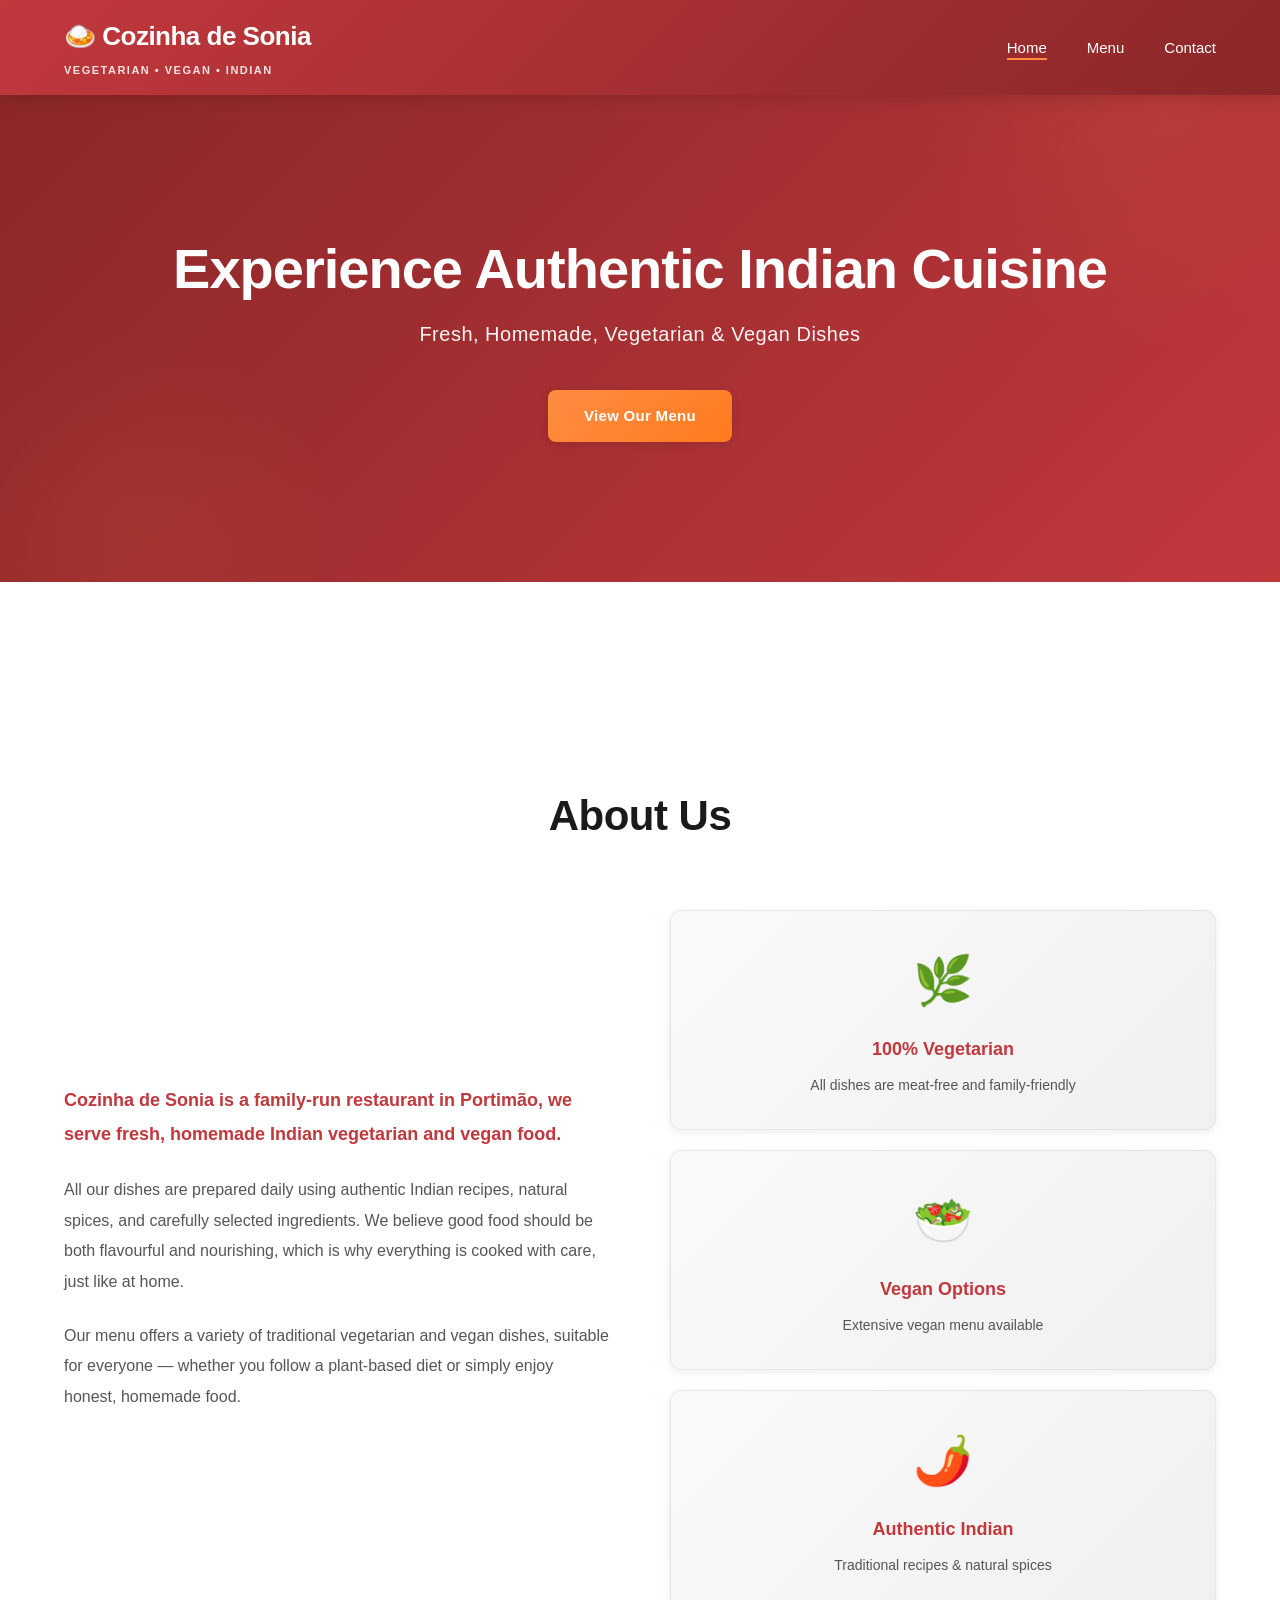
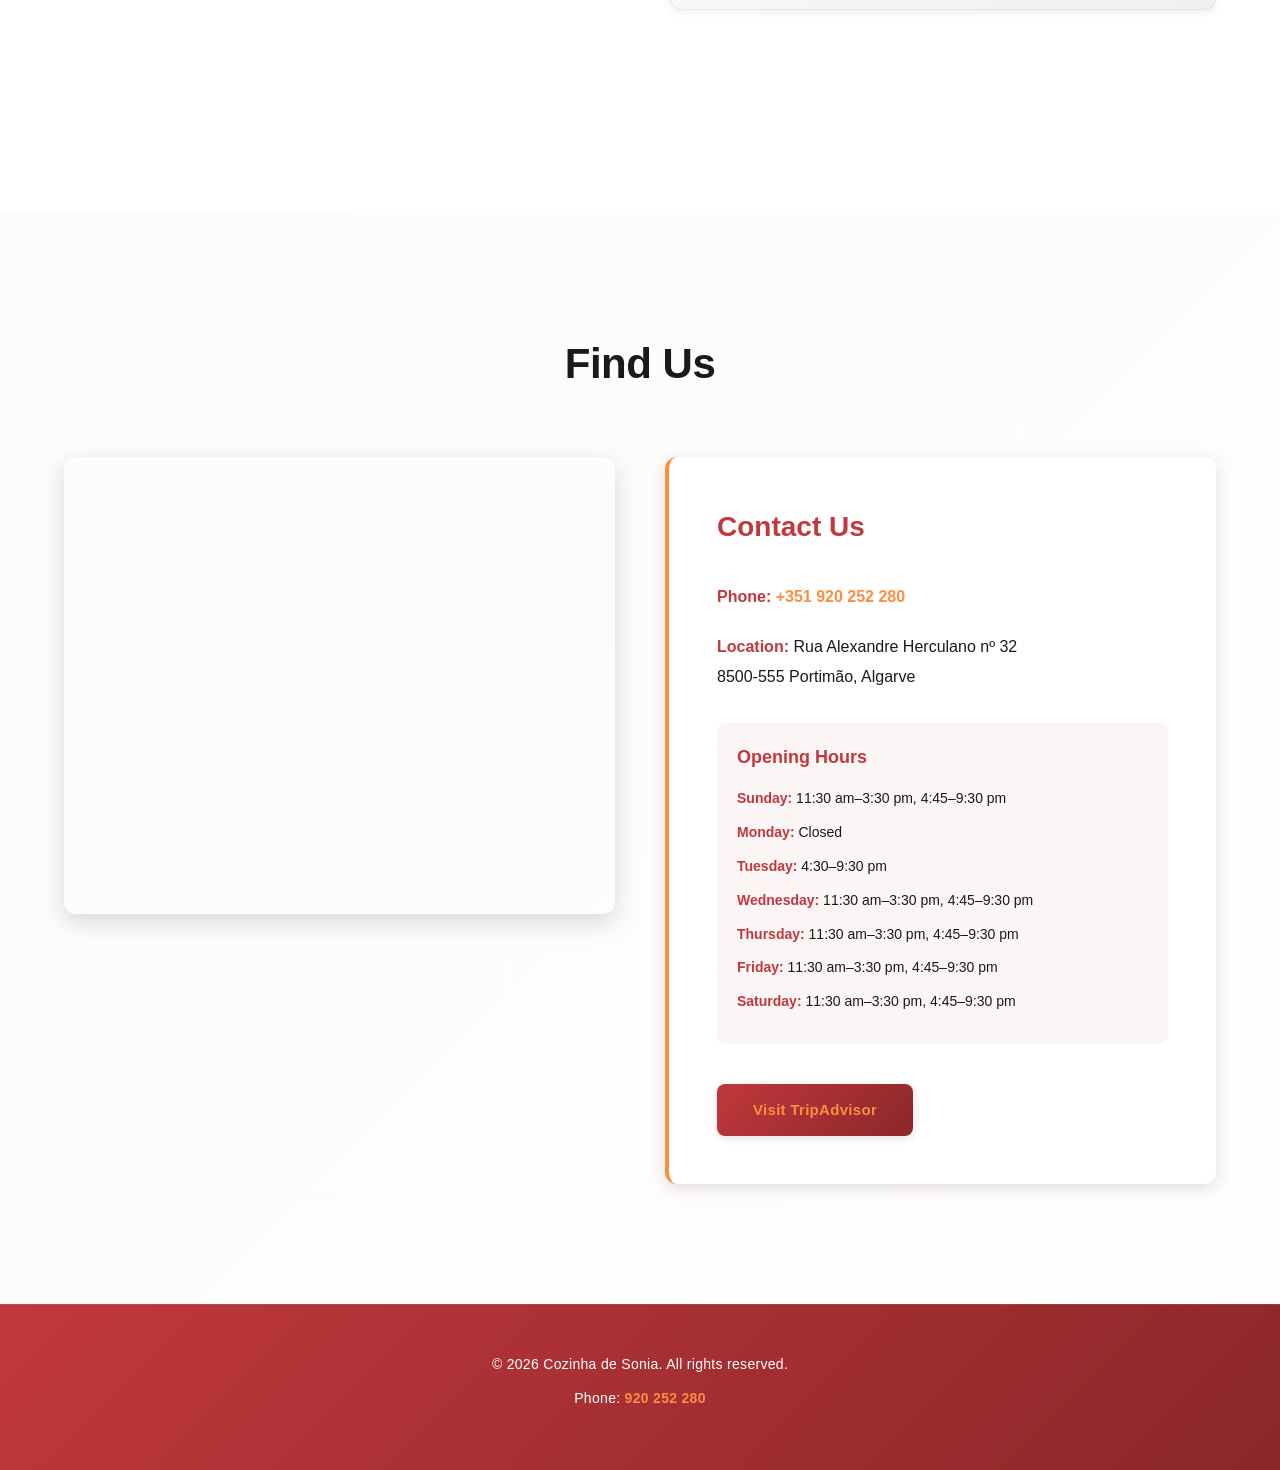
<file: index.html>
<!DOCTYPE html>
<html lang="en">
<head>
    <meta charset="UTF-8">
    <meta name="viewport" content="width=device-width, initial-scale=1.0">
    <title>Cozinha de Sonia - Vegetarian, Vegan & Indian Restaurant</title>
    <link rel="stylesheet" href="styles.css">
</head>
<body>
    <!-- Navigation -->
    <nav class="navbar">
        <div class="container">
            <div class="navbar-brand">
                <h1>🍛 Cozinha de Sonia</h1>
                <p class="tagline">Vegetarian • Vegan • Indian</p>
            </div>
            <ul class="nav-links">
                <li><a href="index.html" class="active">Home</a></li>
                <li><a href="menu.html">Menu</a></li>
                <li><a href="#contact">Contact</a></li>
            </ul>
        </div>
    </nav>

    <!-- Hero Section -->
    <section class="hero">
        <div class="hero-content">
            <h2>Experience Authentic Indian Cuisine</h2>
            <p>Fresh, Homemade, Vegetarian & Vegan Dishes</p>
            <a href="menu.html" class="btn btn-primary">View Our Menu</a>
        </div>
    </section>

    <!-- About Us Section -->
    <section class="about">
        <div class="container">
            <h2>About Us</h2>
            <div class="about-content">
                <div class="about-text">
                    <p>Cozinha de Sonia is a family-run restaurant in Portimão, we serve fresh, homemade Indian vegetarian and vegan food.</p>
                    
                    <p>All our dishes are prepared daily using authentic Indian recipes, natural spices, and carefully selected ingredients. We believe good food should be both flavourful and nourishing, which is why everything is cooked with care, just like at home.</p>
                    
                    <p>Our menu offers a variety of traditional vegetarian and vegan dishes, suitable for everyone — whether you follow a plant-based diet or simply enjoy honest, homemade food.</p>
                </div>
                <div class="about-features">
                    <div class="feature">
                        <span class="feature-icon">🌿</span>
                        <h3>100% Vegetarian</h3>
                        <p>All dishes are meat-free and family-friendly</p>
                    </div>
                    <div class="feature">
                        <span class="feature-icon">🥗</span>
                        <h3>Vegan Options</h3>
                        <p>Extensive vegan menu available</p>
                    </div>
                    <div class="feature">
                        <span class="feature-icon">🌶️</span>
                        <h3>Authentic Indian</h3>
                        <p>Traditional recipes & natural spices</p>
                    </div>
                </div>
            </div>
        </div>
    </section>

    <!-- Location Section -->
    <section class="location" id="location">
        <div class="container">
            <h2>Find Us</h2>
            <div class="location-content">
                <div class="map-container">
                    <iframe src="https://www.google.com/maps/embed?pb=!1m18!1m12!1m3!1d3114.5047840898!2d-8.529358!3d37.128!2m3!1f0!2f0!3f0!3m2!1i1024!2i768!4f13.1!3m3!1m2!1s0xd19cef5e5e5e5e5f%3A0x5e5e5e5e5e5e5e5e!2sRua%20Alexandre%20Herculano%2032%2C%208500-555%20Portim%C3%A3o!5e0!3m2!1spt!2spt!4v1707115200" width="100%" height="450" style="border:0; border-radius: 8px;" allowfullscreen="" loading="lazy" referrerpolicy="no-referrer-when-downgrade"></iframe>
                </div>
                <div class="contact-info" id="contact">
                    <h3>Contact Us</h3>
                    <p><strong>Phone:</strong> <a href="tel:+351920252280">+351 920 252 280</a></p>
                    <p><strong>Location:</strong> Rua Alexandre Herculano nº 32<br>8500-555 Portimão, Algarve</p>
                    <div class="hours">
                        <h4>Opening Hours</h4>
                        <p><strong>Sunday:</strong> 11:30 am–3:30 pm, 4:45–9:30 pm</p>
                        <p><strong>Monday:</strong> Closed</p>
                        <p><strong>Tuesday:</strong> 4:30–9:30 pm</p>
                        <p><strong>Wednesday:</strong> 11:30 am–3:30 pm, 4:45–9:30 pm</p>
                        <p><strong>Thursday:</strong> 11:30 am–3:30 pm, 4:45–9:30 pm</p>
                        <p><strong>Friday:</strong> 11:30 am–3:30 pm, 4:45–9:30 pm</p>
                        <p><strong>Saturday:</strong> 11:30 am–3:30 pm, 4:45–9:30 pm</p>
                    </div>
                    <div class="social-links">
                        <a href="https://www.tripadvisor.pt/Restaurant_Review-g189120-d19726152-Reviews-Cozinha_de_Sonia_Vegetarian_Vegan_Indian-Portimao_Faro_District_Algarve.html" target="_blank" class="btn btn-secondary">Visit TripAdvisor</a>
                    </div>
                </div>
            </div>
        </div>
    </section>

    <!-- Footer -->
    <footer class="footer">
        <div class="container">
            <p>&copy; 2026 Cozinha de Sonia. All rights reserved.</p>
            <p>Phone: <a href="tel:920252280">920 252 280</a></p>
        </div>
    </footer>
</body>
</html>
</file>
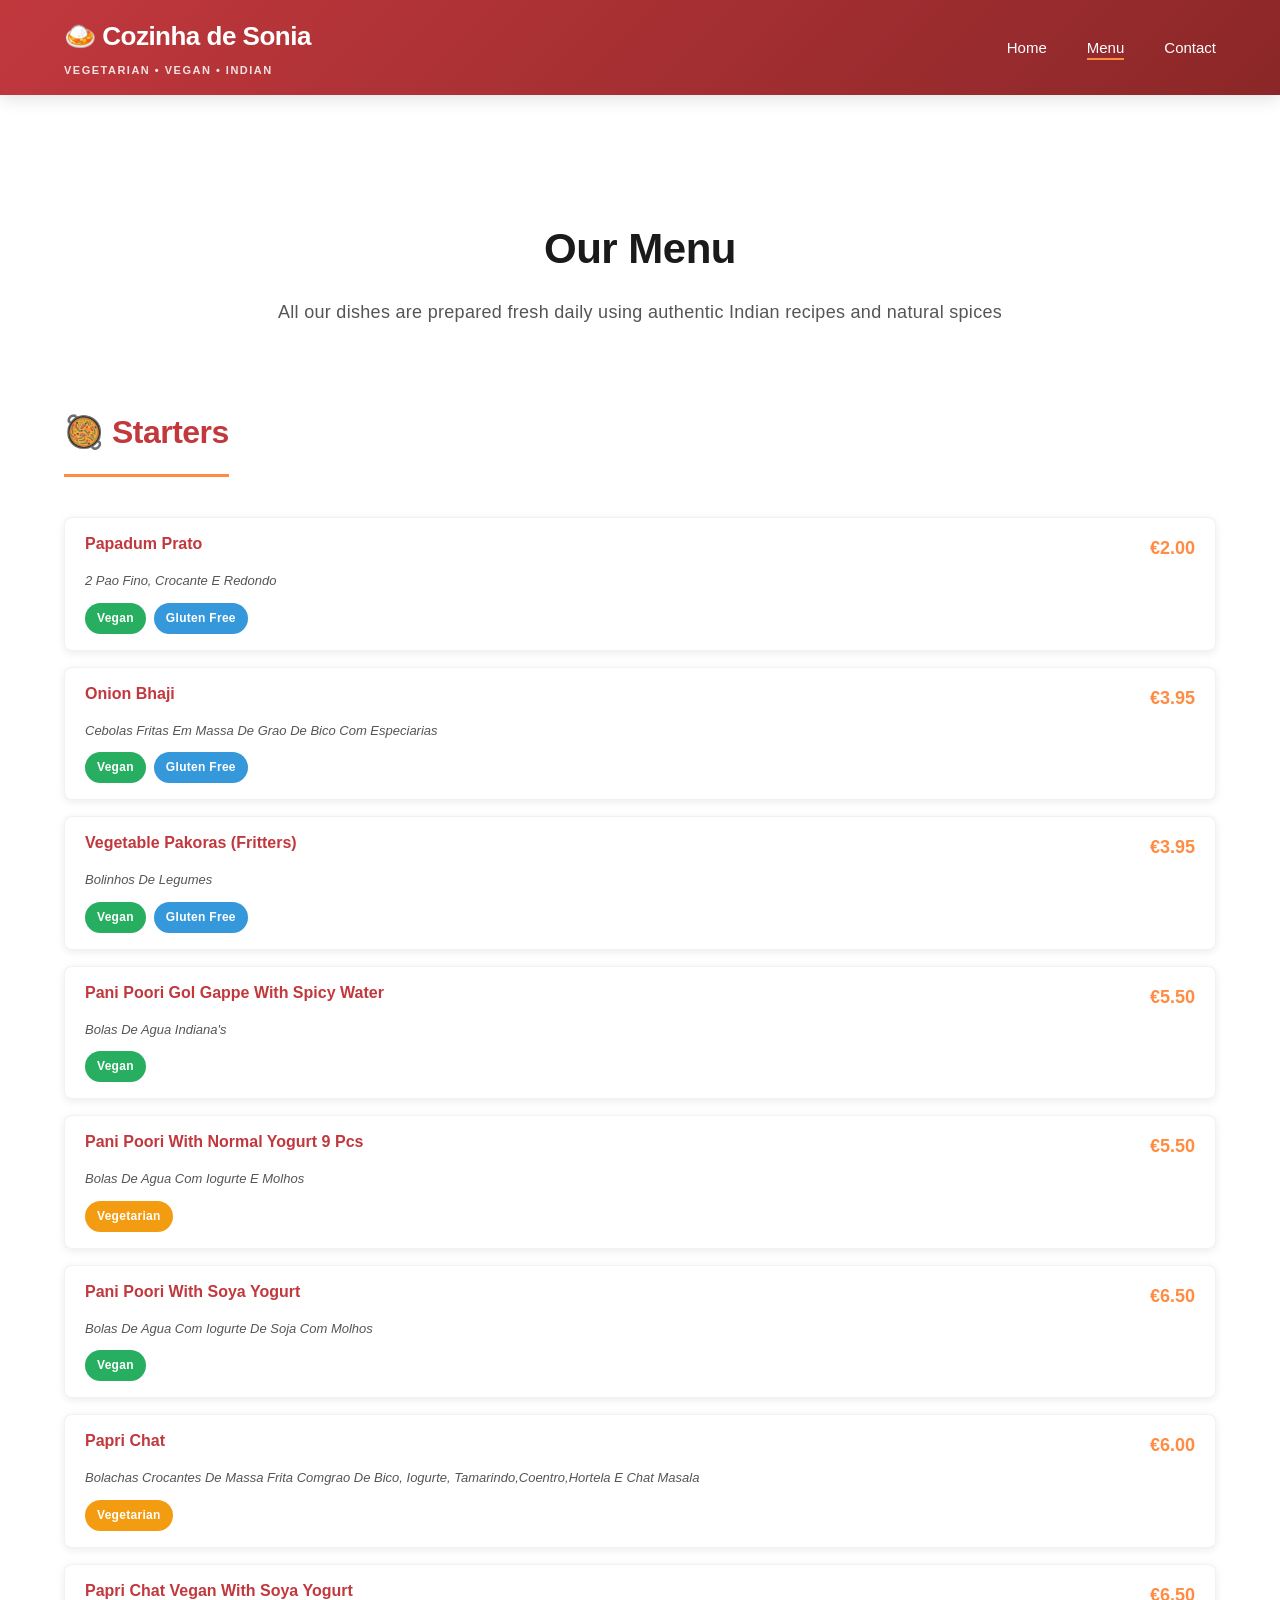
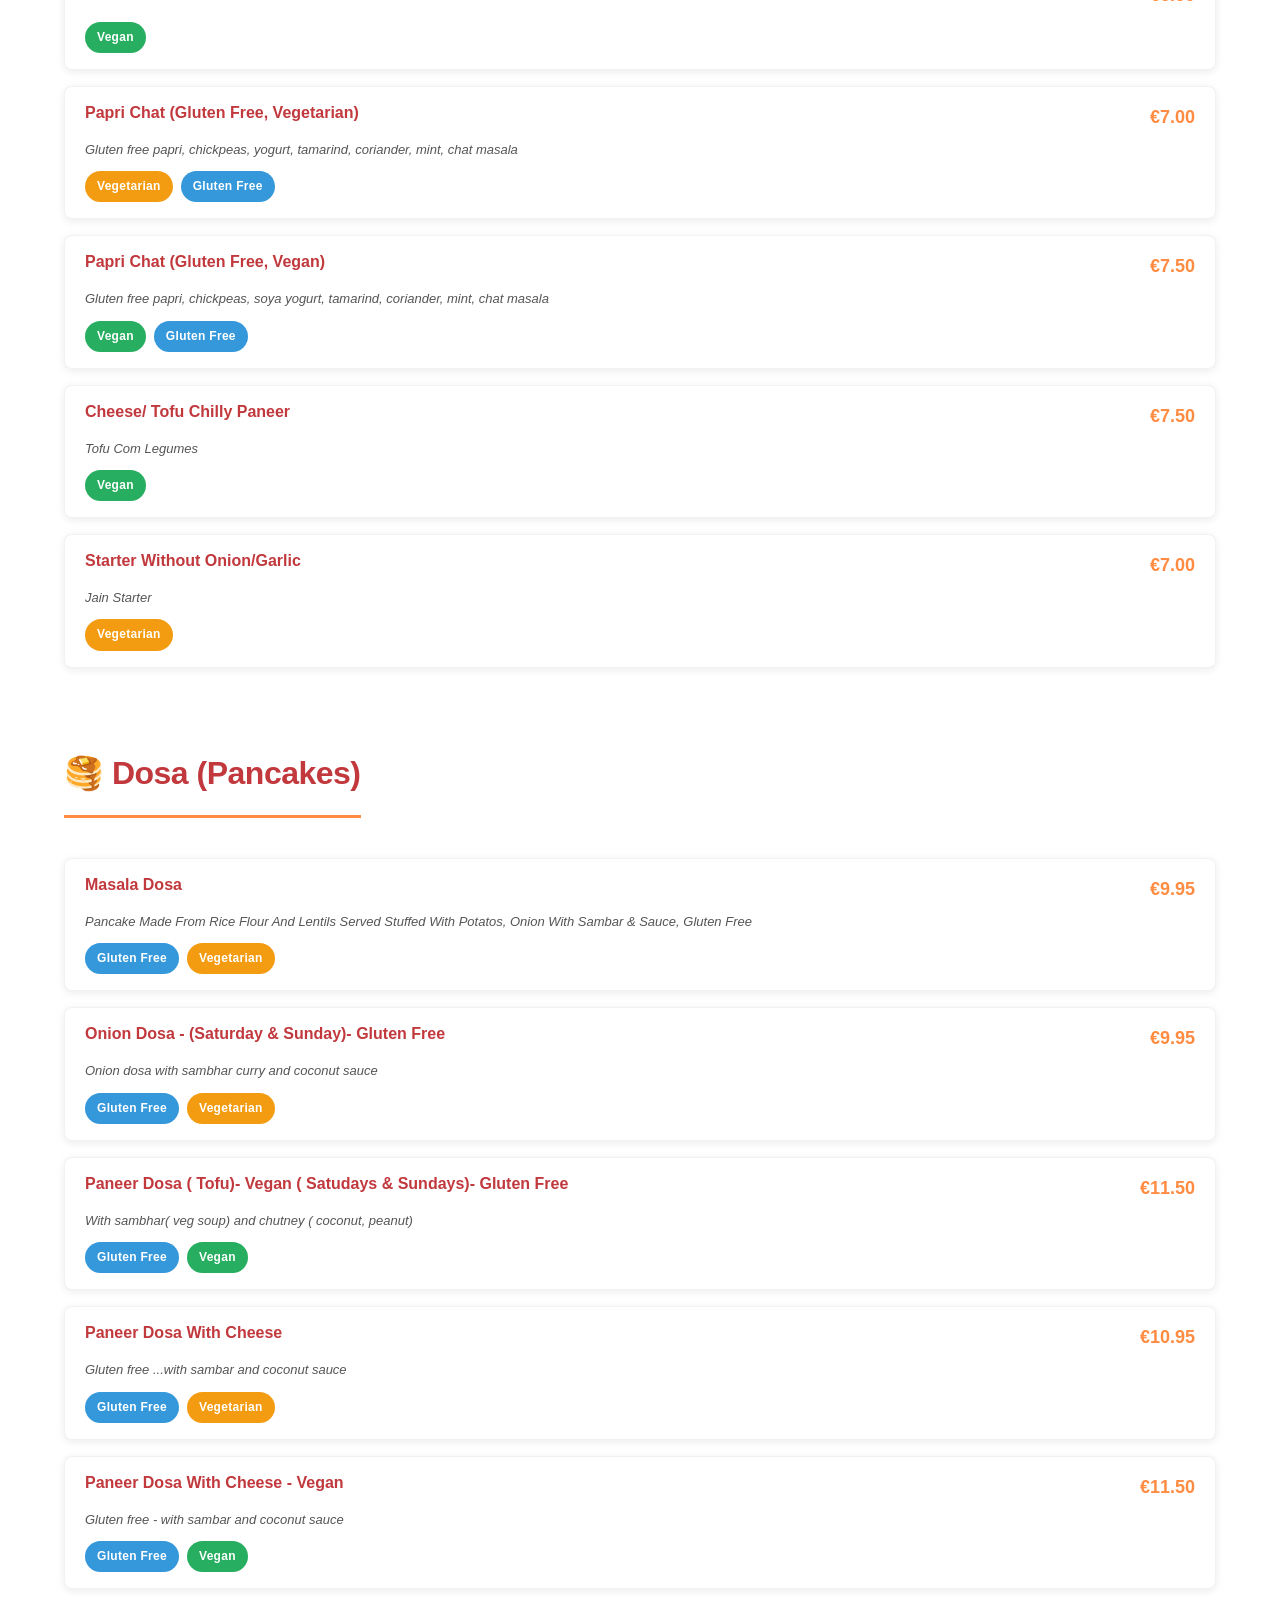
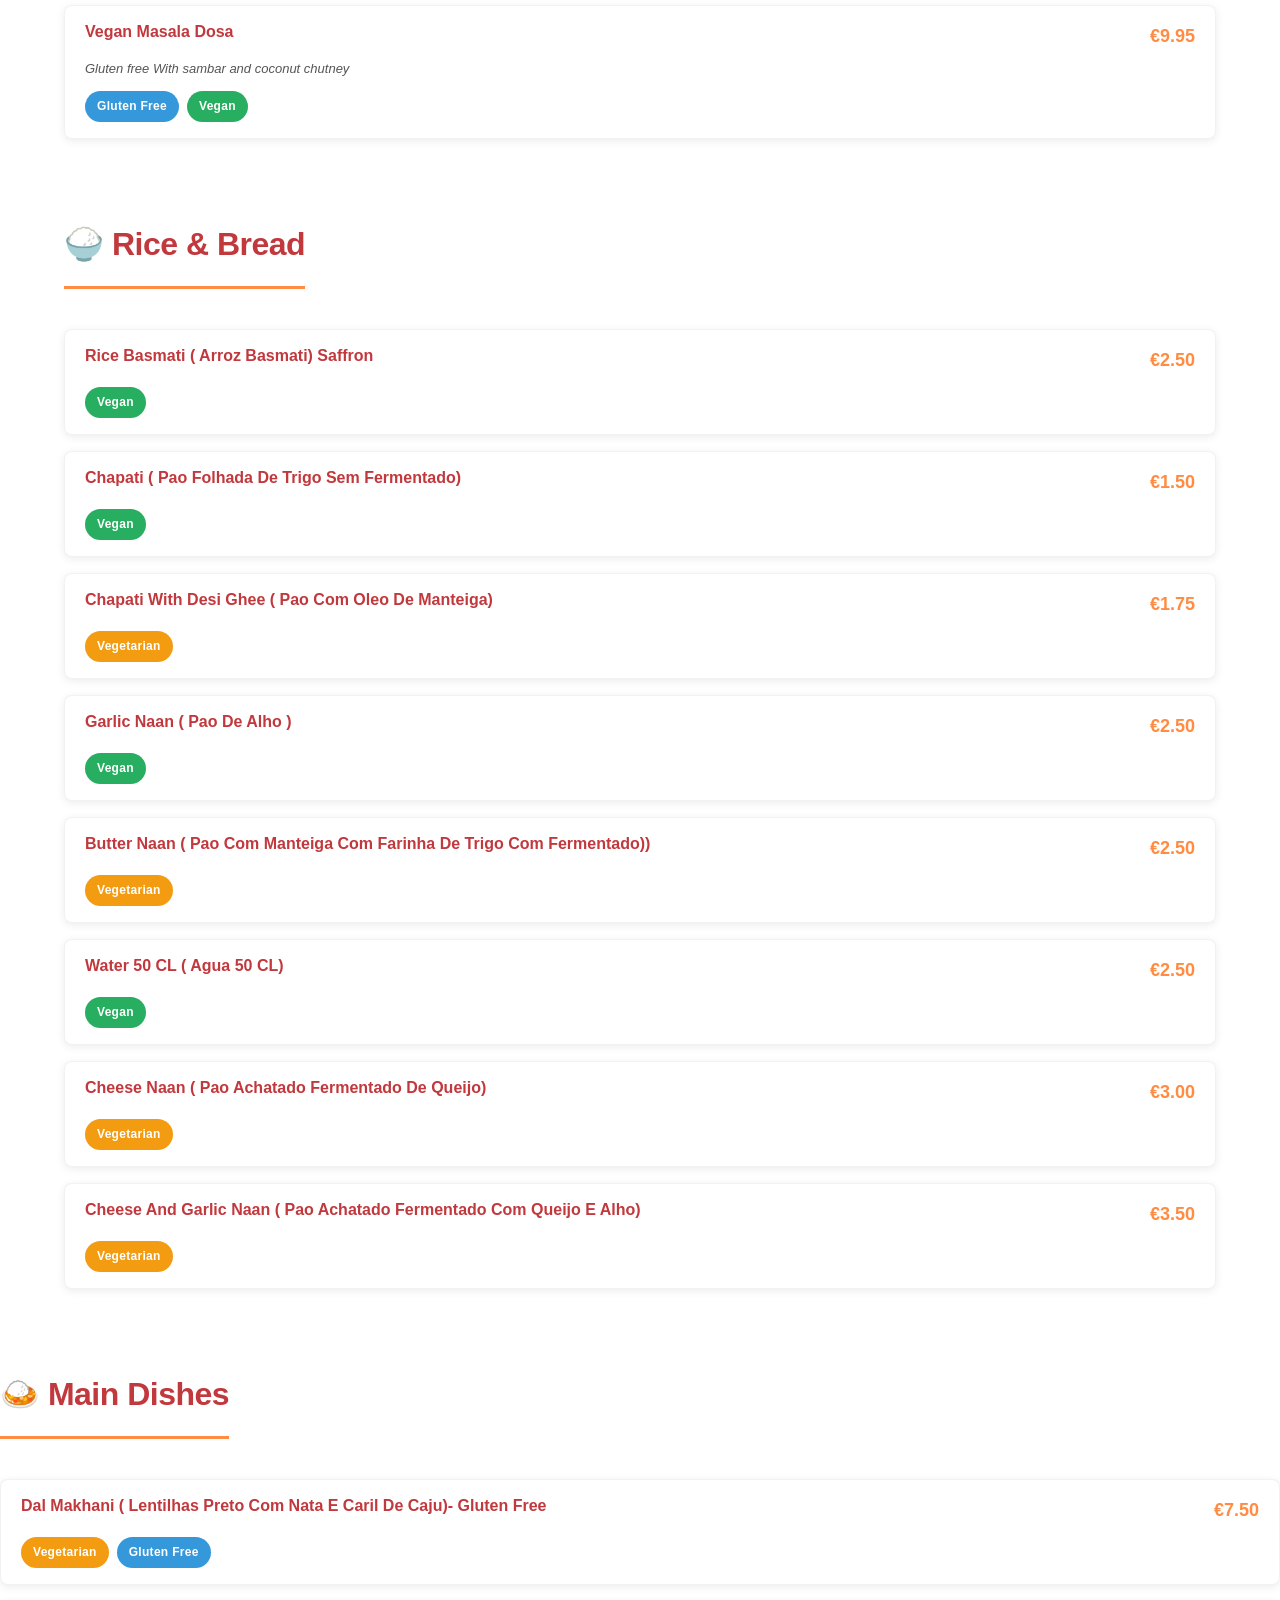
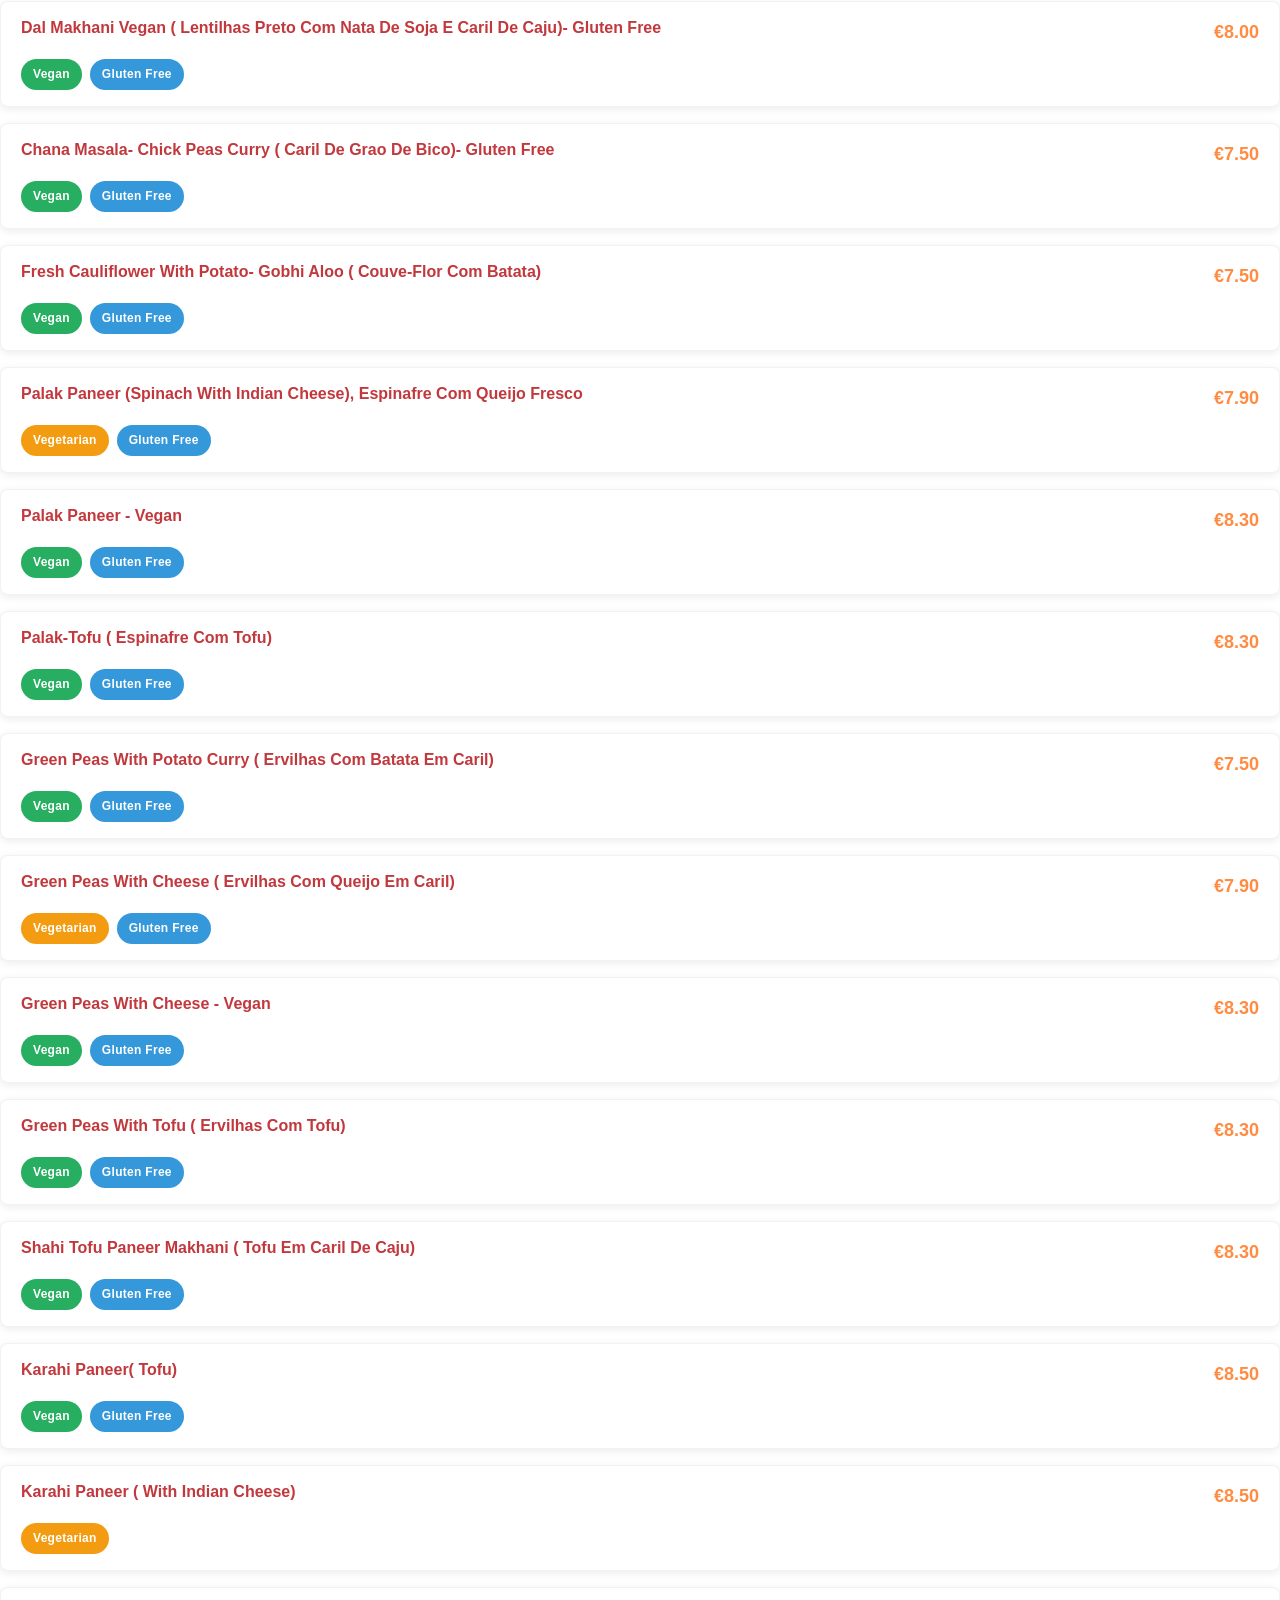
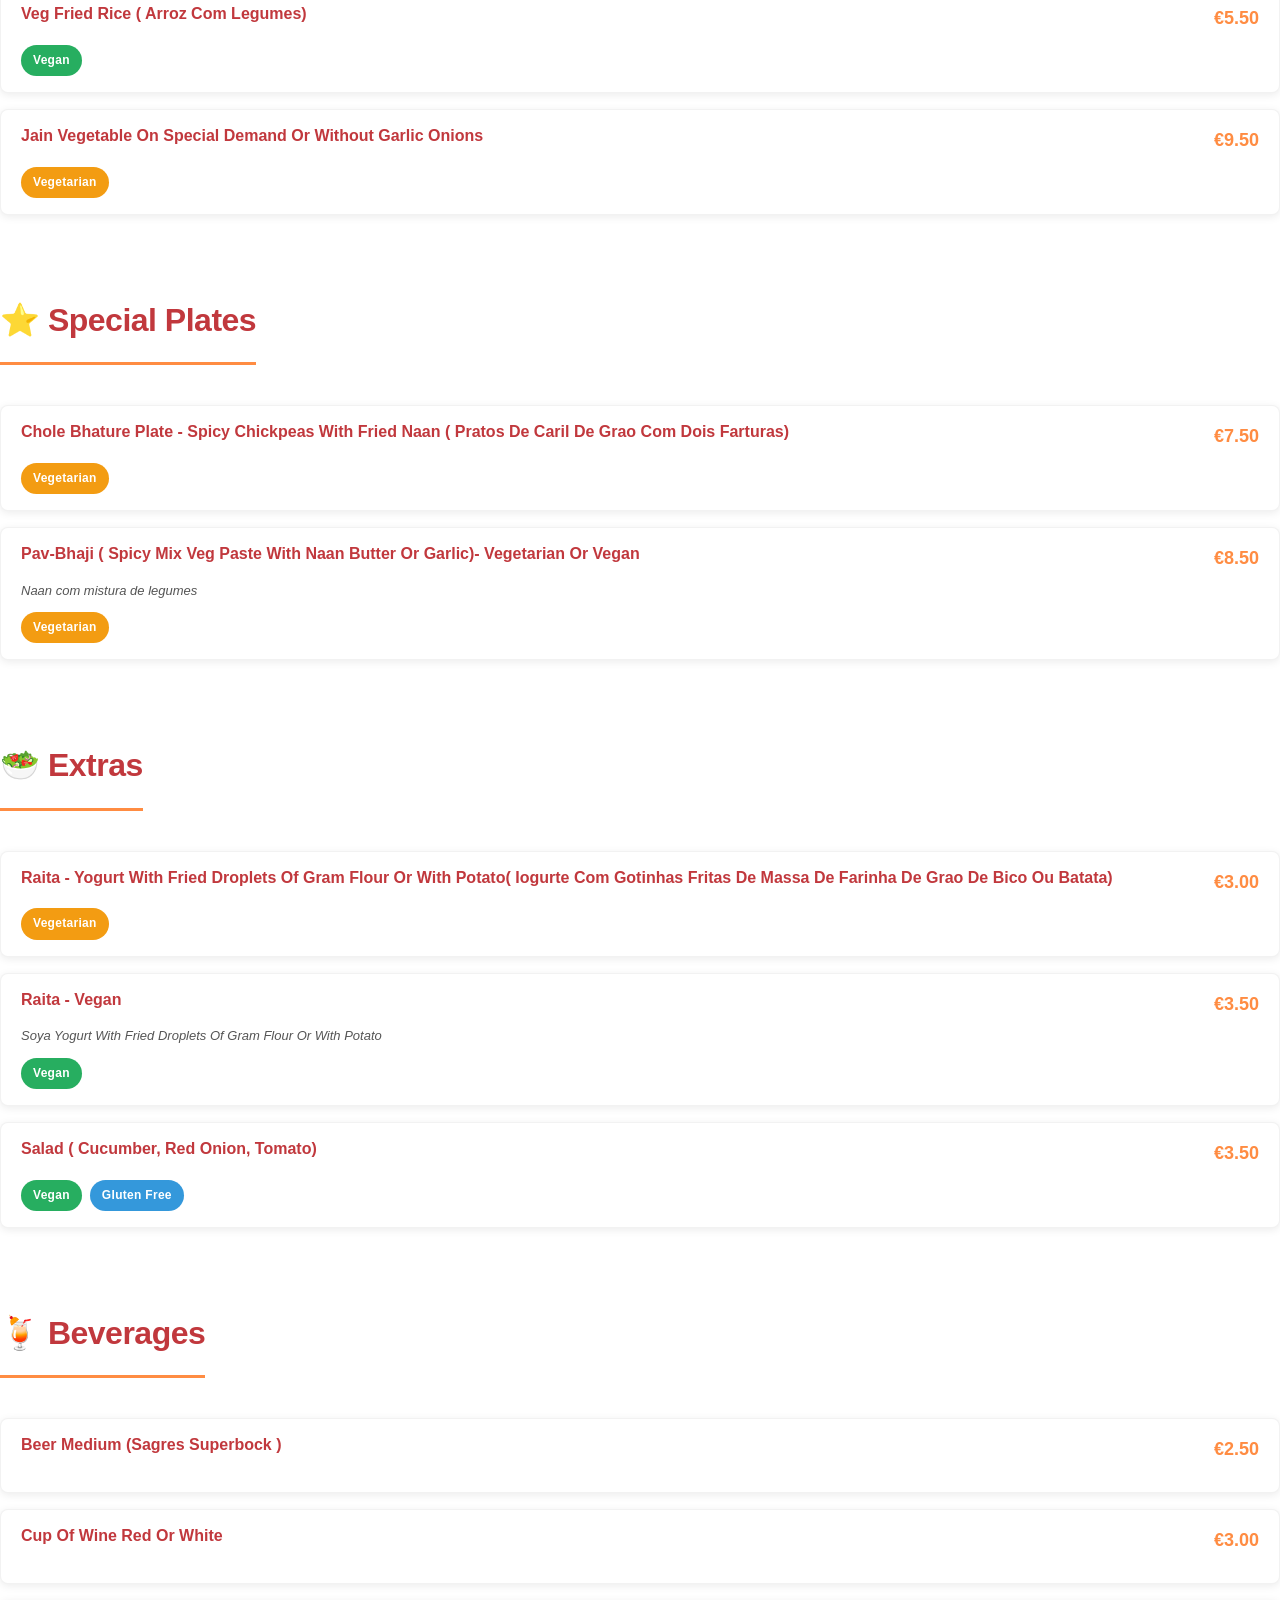
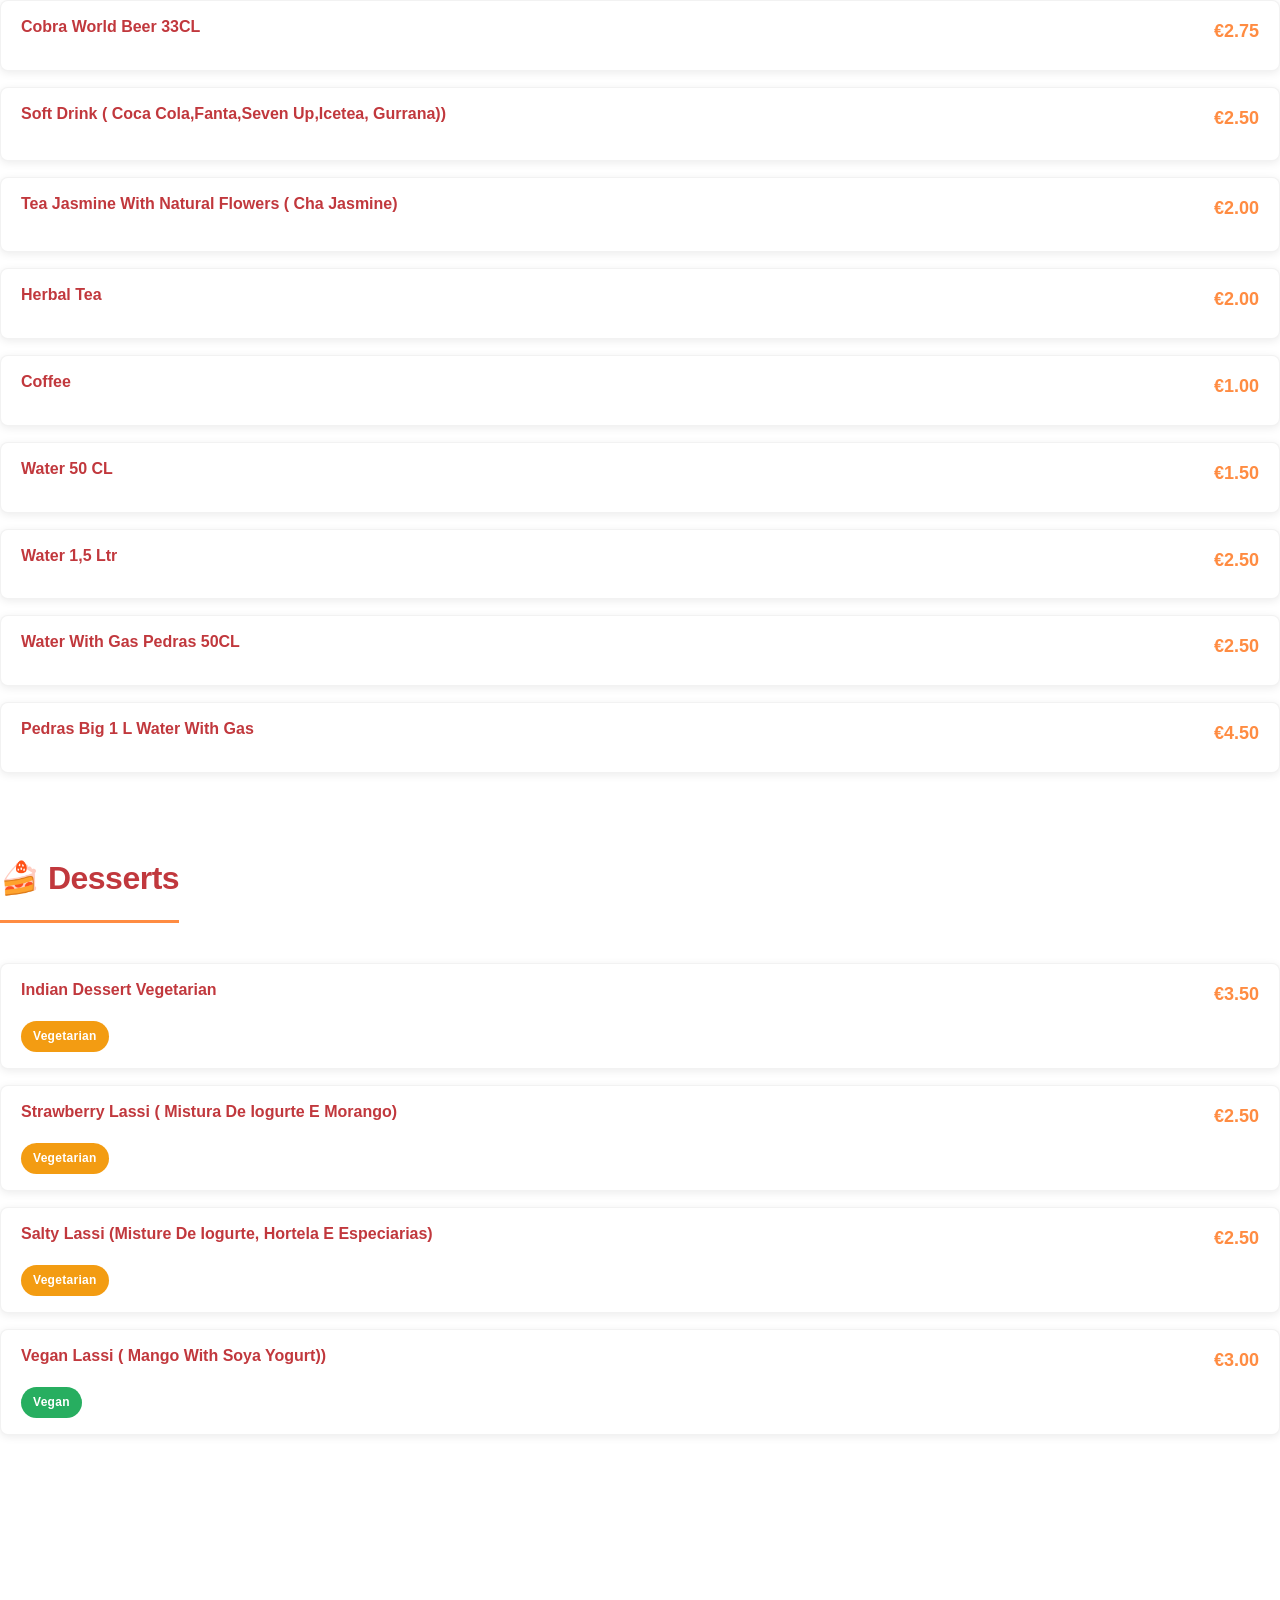
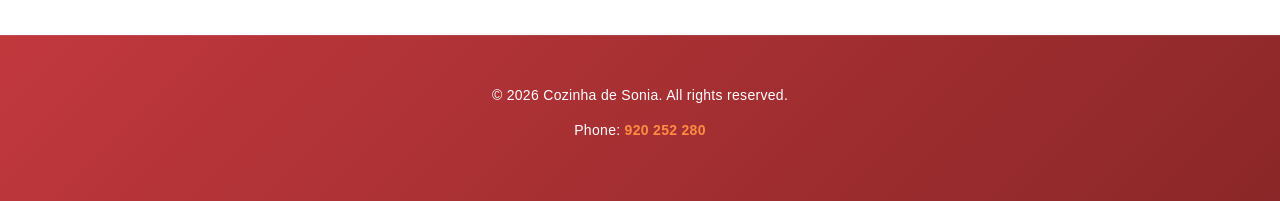
<file: menu.html>
<!DOCTYPE html>
<html lang="en">
<head>
    <meta charset="UTF-8">
    <meta name="viewport" content="width=device-width, initial-scale=1.0">
    <title>Menu - Cozinha de Sonia</title>
    <link rel="stylesheet" href="styles.css">
</head>
<body>
    <!-- Navigation -->
    <nav class="navbar">
        <div class="container">
            <div class="navbar-brand">
                <h1>🍛 Cozinha de Sonia</h1>
                <p class="tagline">Vegetarian • Vegan • Indian</p>
            </div>
            <ul class="nav-links">
                <li><a href="index.html">Home</a></li>
                <li><a href="menu.html" class="active">Menu</a></li>
                <li><a href="index.html#contact">Contact</a></li>
            </ul>
        </div>
    </nav>

    <!-- Menu Section -->
    <section class="menu-section">
        <div class="container">
            <h2>Our Menu</h2>
            <p class="menu-intro">All our dishes are prepared fresh daily using authentic Indian recipes and natural spices</p>

            <!-- Starters -->
            <div class="menu-category">
                <h3 class="category-title">🥘 Starters</h3>
                <div class="menu-items">
                    <div class="menu-item">
                        <div class="item-header">
                            <h4>Papadum Prato</h4>
                            <span class="price">€2.00</span>
                        </div>
                        <p class="description">2 Pao Fino, Crocante E Redondo</p>
                        <div class="diet-tags">
                            <span class="vegan">Vegan</span>
                            <span class="gluten">Gluten Free</span>
                        </div>
                    </div>

                    <div class="menu-item">
                        <div class="item-header">
                            <h4>Onion Bhaji</h4>
                            <span class="price">€3.95</span>
                        </div>
                        <p class="description">Cebolas Fritas Em Massa De Grao De Bico Com Especiarias</p>
                        <div class="diet-tags">
                            <span class="vegan">Vegan</span>
                            <span class="gluten">Gluten Free</span>
                        </div>
                    </div>

                    <div class="menu-item">
                        <div class="item-header">
                            <h4>Vegetable Pakoras (Fritters)</h4>
                            <span class="price">€3.95</span>
                        </div>
                        <p class="description">Bolinhos De Legumes</p>
                        <div class="diet-tags">
                            <span class="vegan">Vegan</span>
                            <span class="gluten">Gluten Free</span>
                        </div>
                    </div>

                    <div class="menu-item">
                        <div class="item-header">
                            <h4>Pani Poori Gol Gappe With Spicy Water</h4>
                            <span class="price">€5.50</span>
                        </div>
                        <p class="description">Bolas De Agua Indiana's</p>
                        <div class="diet-tags">
                            <span class="vegan">Vegan</span>
                        </div>
                    </div>

                    <div class="menu-item">
                        <div class="item-header">
                            <h4>Pani Poori With Normal Yogurt 9 Pcs</h4>
                            <span class="price">€5.50</span>
                        </div>
                        <p class="description">Bolas De Agua Com Iogurte E Molhos</p>
                        <div class="diet-tags">
                            <span class="vegetarian">Vegetarian</span>
                        </div>
                    </div>

                    <div class="menu-item">
                        <div class="item-header">
                            <h4>Pani Poori With Soya Yogurt</h4>
                            <span class="price">€6.50</span>
                        </div>
                        <p class="description">Bolas De Agua Com Iogurte De Soja Com Molhos</p>
                        <div class="diet-tags">
                            <span class="vegan">Vegan</span>
                        </div>
                    </div>

                    <div class="menu-item">
                        <div class="item-header">
                            <h4>Papri Chat</h4>
                            <span class="price">€6.00</span>
                        </div>
                        <p class="description">Bolachas Crocantes De Massa Frita Comgrao De Bico, Iogurte, Tamarindo,Coentro,Hortela E Chat Masala</p>
                        <div class="diet-tags">
                            <span class="vegetarian">Vegetarian</span>
                        </div>
                    </div>

                    <div class="menu-item">
                        <div class="item-header">
                            <h4>Papri Chat Vegan With Soya Yogurt</h4>
                            <span class="price">€6.50</span>
                        </div>
                        <p class="description"></p>
                        <div class="diet-tags">
                            <span class="vegan">Vegan</span>
                        </div>
                    </div>

                        <div class="menu-item">
                            <div class="item-header">
                                <h4>Papri Chat (Gluten Free, Vegetarian)</h4>
                                <span class="price">€7.00</span>
                            </div>
                            <p class="description">Gluten free papri, chickpeas, yogurt, tamarind, coriander, mint, chat masala</p>
                            <div class="diet-tags">
                                <span class="vegetarian">Vegetarian</span>
                                <span class="gluten">Gluten Free</span>
                            </div>
                        </div>

                        <div class="menu-item">
                            <div class="item-header">
                                <h4>Papri Chat (Gluten Free, Vegan)</h4>
                                <span class="price">€7.50</span>
                            </div>
                            <p class="description">Gluten free papri, chickpeas, soya yogurt, tamarind, coriander, mint, chat masala</p>
                            <div class="diet-tags">
                                <span class="vegan">Vegan</span>
                                <span class="gluten">Gluten Free</span>
                            </div>
                        </div>

                    <div class="menu-item">
                        <div class="item-header">
                            <h4>Cheese/ Tofu Chilly Paneer</h4>
                            <span class="price">€7.50</span>
                        </div>
                        <p class="description">Tofu Com Legumes</p>
                        <div class="diet-tags">
                            <span class="vegan">Vegan</span>
                        </div>
                    </div>

                    <div class="menu-item">
                        <div class="item-header">
                            <h4>Starter Without Onion/Garlic</h4>
                            <span class="price">€7.00</span>
                        </div>
                        <p class="description">Jain Starter</p>
                        <div class="diet-tags">
                            <span class="vegetarian">Vegetarian</span>
                        </div>
                    </div>
                </div>
            </div>

            <!-- Dosa Section -->
            <div class="menu-category">
                <h3 class="category-title">🥞 Dosa (Pancakes)</h3>
                <div class="menu-items">
                    <div class="menu-item">
                        <div class="item-header">
                            <h4>Masala Dosa</h4>
                            <span class="price">€9.95</span>
                        </div>
                        <p class="description">Pancake Made From Rice Flour And Lentils Served Stuffed With Potatos, Onion With Sambar & Sauce, Gluten Free</p>
                        <div class="diet-tags">
                            <span class="gluten">Gluten Free</span>
                            <span class="vegetarian">Vegetarian</span>
                        </div>
                    </div>

                    <div class="menu-item">
                        <div class="item-header">
                            <h4>Onion Dosa - (Saturday & Sunday)- Gluten Free</h4>
                            <span class="price">€9.95</span>
                        </div>
                        <p class="description">Onion dosa with sambhar curry and coconut sauce</p>
                        <div class="diet-tags">
                            <span class="gluten">Gluten Free</span>
                            <span class="vegetarian">Vegetarian</span>
                        </div>
                    </div>

                    <div class="menu-item">
                        <div class="item-header">
                            <h4>Paneer Dosa ( Tofu)- Vegan ( Satudays & Sundays)- Gluten Free</h4>
                            <span class="price">€11.50</span>
                        </div>
                        <p class="description">With sambhar( veg soup) and chutney ( coconut, peanut)</p>
                        <div class="diet-tags">
                            <span class="gluten">Gluten Free</span>
                            <span class="vegan">Vegan</span>
                        </div>
                    </div>

                    <div class="menu-item">
                        <div class="item-header">
                            <h4>Paneer Dosa With Cheese</h4>
                            <span class="price">€10.95</span>
                        </div>
                        <p class="description">Gluten free ...with sambar and coconut sauce</p>
                        <div class="diet-tags">
                            <span class="gluten">Gluten Free</span>
                            <span class="vegetarian">Vegetarian</span>
                        </div>
                    </div>

                    <div class="menu-item">
                        <div class="item-header">
                            <h4>Paneer Dosa With Cheese - Vegan</h4>
                            <span class="price">€11.50</span>
                        </div>
                        <p class="description">Gluten free - with sambar and coconut sauce</p>
                        <div class="diet-tags">
                            <span class="gluten">Gluten Free</span>
                            <span class="vegan">Vegan</span>
                        </div>
                    </div>

                    <div class="menu-item">
                        <div class="item-header">
                            <h4>Vegan Masala Dosa</h4>
                            <span class="price">€9.95</span>
                        </div>
                        <p class="description">Gluten free With sambar and coconut chutney</p>
                        <div class="diet-tags">
                            <span class="gluten">Gluten Free</span>
                            <span class="vegan">Vegan</span>
                        </div>
                    </div>
                </div>
            </div>

            <!-- Rice & Bread -->
            <div class="menu-category">
                <h3 class="category-title">🍚 Rice & Bread</h3>
                <div class="menu-items">
                    <div class="menu-item">
                        <div class="item-header">
                            <h4>Rice Basmati ( Arroz Basmati) Saffron</h4>
                            <span class="price">€2.50</span>
                        </div>
                        <p class="description"></p>
                        <div class="diet-tags">
                            <span class="vegan">Vegan</span>
                        </div>
                    </div>

                    <div class="menu-item">
                        <div class="item-header">
                            <h4>Chapati ( Pao Folhada De Trigo Sem Fermentado)</h4>
                            <span class="price">€1.50</span>
                        </div>
                        <p class="description"></p>
                        <div class="diet-tags">
                            <span class="vegan">Vegan</span>
                        </div>
                    </div>

                    <div class="menu-item">
                        <div class="item-header">
                            <h4>Chapati With Desi Ghee ( Pao Com Oleo De Manteiga)</h4>
                            <span class="price">€1.75</span>
                        </div>
                        <p class="description"></p>
                        <div class="diet-tags">
                            <span class="vegetarian">Vegetarian</span>
                        </div>
                    </div>

                    <div class="menu-item">
                        <div class="item-header">
                            <h4>Garlic Naan ( Pao De Alho )</h4>
                            <span class="price">€2.50</span>
                        </div>
                        <p class="description"></p>
                        <div class="diet-tags">
                            <span class="vegan">Vegan</span>
                        </div>
                    </div>

                    <div class="menu-item">
                        <div class="item-header">
                            <h4>Butter Naan ( Pao Com Manteiga Com Farinha De Trigo Com Fermentado))</h4>
                            <span class="price">€2.50</span>
                        </div>
                        <p class="description"></p>
                        <div class="diet-tags">
                            <span class="vegetarian">Vegetarian</span>
                        </div>
                    </div>

                    <div class="menu-item">
                        <div class="item-header">
                            <h4>Water 50 CL ( Agua 50 CL)</h4>
                            <span class="price">€2.50</span>
                        </div>
                        <p class="description"></p>
                        <div class="diet-tags">
                            <span class="vegan">Vegan</span>
                        </div>
                    </div>

                    <div class="menu-item">
                        <div class="item-header">
                            <h4>Cheese Naan ( Pao Achatado Fermentado De Queijo)</h4>
                            <span class="price">€3.00</span>
                        </div>
                        <p class="description"></p>
                        <div class="diet-tags">
                            <span class="vegetarian">Vegetarian</span>
                        </div>
                    </div>

                    

                    <div class="menu-item">
                        <div class="item-header">
                            <h4>Cheese And Garlic Naan ( Pao Achatado Fermentado Com Queijo E Alho)</h4>
                            <span class="price">€3.50</span>
                        </div>
                        <p class="description"></p>
                        <div class="diet-tags">
                            <span class="vegetarian">Vegetarian</span>
                        </div>
                    </div>

                    </div>
                </div>
            </div>

            <!-- Main Dishes -->
            <div class="menu-category">
                <h3 class="category-title">🍛 Main Dishes</h3>
                <div class="menu-items">
                    <div class="menu-item">
                        <div class="item-header">
                            <h4>Dal Makhani ( Lentilhas Preto Com Nata E Caril De Caju)- Gluten Free</h4>
                            <span class="price">€7.50</span>
                        </div>
                        <p class="description"></p>
                        <div class="diet-tags">
                            <span class="vegetarian">Vegetarian</span>
                            <span class="gluten">Gluten Free</span>
                        </div>
                    </div>

                    <div class="menu-item">
                        <div class="item-header">
                            <h4>Dal Makhani Vegan ( Lentilhas Preto Com Nata De Soja E Caril De Caju)- Gluten Free</h4>
                            <span class="price">€8.00</span>
                        </div>
                        <p class="description"></p>
                        <div class="diet-tags">
                            <span class="vegan">Vegan</span>
                            <span class="gluten">Gluten Free</span>
                        </div>
                    </div>

                    <div class="menu-item">
                        <div class="item-header">
                            <h4>Chana Masala- Chick Peas Curry ( Caril De Grao De Bico)- Gluten Free</h4>
                            <span class="price">€7.50</span>
                        </div>
                        <p class="description"></p>
                        <div class="diet-tags">
                            <span class="vegan">Vegan</span>
                            <span class="gluten">Gluten Free</span>
                        </div>
                    </div>

                    <div class="menu-item">
                        <div class="item-header">
                            <h4>Fresh Cauliflower With Potato- Gobhi Aloo ( Couve-Flor Com Batata)</h4>
                            <span class="price">€7.50</span>
                        </div>
                        <p class="description"></p>
                        <div class="diet-tags">
                            <span class="vegan">Vegan</span>
                            <span class="gluten">Gluten Free</span>
                        </div>
                    </div>

                    <div class="menu-item">
                        <div class="item-header">
                            <h4>Palak Paneer (Spinach With Indian Cheese), Espinafre Com Queijo Fresco</h4>
                            <span class="price">€7.90</span>
                        </div>
                        <p class="description"></p>
                        <div class="diet-tags">
                            <span class="vegetarian">Vegetarian</span>
                            <span class="gluten">Gluten Free</span>
                        </div>
                    </div>

                    <div class="menu-item">
                        <div class="item-header">
                            <h4>Palak Paneer - Vegan</h4>
                            <span class="price">€8.30</span>
                        </div>
                        <p class="description"></p>
                        <div class="diet-tags">
                            <span class="vegan">Vegan</span>
                            <span class="gluten">Gluten Free</span>
                        </div>
                    </div>

                    <div class="menu-item">
                        <div class="item-header">
                            <h4>Palak-Tofu ( Espinafre Com Tofu)</h4>
                            <span class="price">€8.30</span>
                        </div>
                        <p class="description"></p>
                        <div class="diet-tags">
                            <span class="vegan">Vegan</span>
                            <span class="gluten">Gluten Free</span>
                        </div>
                    </div>

                    <div class="menu-item">
                        <div class="item-header">
                            <h4>Green Peas With Potato Curry ( Ervilhas Com Batata Em Caril)</h4>
                            <span class="price">€7.50</span>
                        </div>
                        <p class="description"></p>
                        <div class="diet-tags">
                            <span class="vegan">Vegan</span>
                            <span class="gluten">Gluten Free</span>
                        </div>
                    </div>

                    <div class="menu-item">
                        <div class="item-header">
                            <h4>Green Peas With Cheese ( Ervilhas Com Queijo Em Caril)</h4>
                            <span class="price">€7.90</span>
                        </div>
                        <p class="description"></p>
                        <div class="diet-tags">
                            <span class="vegetarian">Vegetarian</span>
                            <span class="gluten">Gluten Free</span>
                        </div>
                    </div>

                    <div class="menu-item">
                        <div class="item-header">
                            <h4>Green Peas With Cheese - Vegan</h4>
                            <span class="price">€8.30</span>
                        </div>
                        <p class="description"></p>
                        <div class="diet-tags">
                            <span class="vegan">Vegan</span>
                            <span class="gluten">Gluten Free</span>
                        </div>
                    </div>

                    <div class="menu-item">
                        <div class="item-header">
                            <h4>Green Peas With Tofu ( Ervilhas Com Tofu)</h4>
                            <span class="price">€8.30</span>
                        </div>
                        <p class="description"></p>
                        <div class="diet-tags">
                            <span class="vegan">Vegan</span>
                            <span class="gluten">Gluten Free</span>
                        </div>
                    </div>

                    <div class="menu-item">
                        <div class="item-header">
                            <h4>Shahi Tofu Paneer Makhani ( Tofu Em Caril De Caju)</h4>
                            <span class="price">€8.30</span>
                        </div>
                        <p class="description"></p>
                        <div class="diet-tags">
                            <span class="vegan">Vegan</span>
                            <span class="gluten">Gluten Free</span>
                        </div>
                    </div>

                    <div class="menu-item">
                        <div class="item-header">
                            <h4>Karahi Paneer( Tofu)</h4>
                            <span class="price">€8.50</span>
                        </div>
                        <p class="description"></p>
                        <div class="diet-tags">
                            <span class="vegan">Vegan</span>
                            <span class="gluten">Gluten Free</span>
                        </div>
                    </div>

                    <div class="menu-item">
                        <div class="item-header">
                            <h4>Karahi Paneer ( With Indian Cheese)</h4>
                            <span class="price">€8.50</span>
                        </div>
                        <p class="description"></p>
                        <div class="diet-tags">
                            <span class="vegetarian">Vegetarian</span>
                        </div>
                    </div>

                    <div class="menu-item">
                        <div class="item-header">
                            <h4>Veg Fried Rice ( Arroz Com Legumes)</h4>
                            <span class="price">€5.50</span>
                        </div>
                        <p class="description"></p>
                        <div class="diet-tags">
                            <span class="vegan">Vegan</span>
                        </div>
                    </div>

                    <div class="menu-item">
                        <div class="item-header">
                            <h4>Jain Vegetable On Special Demand Or Without Garlic Onions</h4>
                            <span class="price">€9.50</span>
                        </div>
                        <p class="description"></p>
                        <div class="diet-tags">
                            <span class="vegetarian">Vegetarian</span>
                        </div>
                    </div>
                </div>
            </div>

            <!-- Special Plates -->
            <div class="menu-category">
                <h3 class="category-title">⭐ Special Plates</h3>
                <div class="menu-items">
                    <div class="menu-item">
                        <div class="item-header">
                            <h4>Chole Bhature Plate - Spicy Chickpeas With Fried Naan ( Pratos De Caril De Grao Com Dois Farturas)</h4>
                            <span class="price">€7.50</span>
                        </div>
                        <p class="description"></p>
                        <div class="diet-tags">
                            <span class="vegetarian">Vegetarian</span>
                        </div>
                    </div>

                    <div class="menu-item">
                        <div class="item-header">
                            <h4>Pav-Bhaji ( Spicy Mix Veg Paste With Naan Butter Or Garlic)- Vegetarian Or Vegan</h4>
                            <span class="price">€8.50</span>
                        </div>
                        <p class="description">Naan com mistura de legumes</p>
                        <div class="diet-tags">
                            <span class="vegetarian">Vegetarian</span>
                        </div>
                    </div>
                </div>
            </div>

            <!-- Extras -->
            <div class="menu-category">
                <h3 class="category-title">🥗 Extras</h3>
                <div class="menu-items">
                    <div class="menu-item">
                        <div class="item-header">
                            <h4>Raita - Yogurt With Fried Droplets Of Gram Flour Or With Potato( Iogurte Com Gotinhas Fritas De Massa De Farinha De Grao De Bico Ou Batata)</h4>
                            <span class="price">€3.00</span>
                        </div>
                        <p class="description"></p>
                        <div class="diet-tags">
                            <span class="vegetarian">Vegetarian</span>
                        </div>
                    </div>

                    <div class="menu-item">
                        <div class="item-header">
                            <h4>Raita - Vegan</h4>
                            <span class="price">€3.50</span>
                        </div>
                        <p class="description">Soya Yogurt With Fried Droplets Of Gram Flour Or With Potato</p>
                        <div class="diet-tags">
                            <span class="vegan">Vegan</span>
                        </div>
                    </div>

                    <div class="menu-item">
                        <div class="item-header">
                            <h4>Salad ( Cucumber, Red Onion, Tomato)</h4>
                            <span class="price">€3.50</span>
                        </div>
                        <p class="description"></p>
                        <div class="diet-tags">
                            <span class="vegan">Vegan</span>
                            <span class="gluten">Gluten Free</span>
                        </div>
                    </div>
                </div>
            </div>

            <!-- Beverages -->
            <div class="menu-category">
                <h3 class="category-title">🍹 Beverages</h3>
                <div class="menu-items">
                    <div class="menu-item">
                        <div class="item-header">
                            <h4>Beer Medium (Sagres Superbock )</h4>
                            <span class="price">€2.50</span>
                        </div>
                        <p class="description"></p>
                        <div class="diet-tags"></div>
                    </div>

                    <div class="menu-item">
                        <div class="item-header">
                            <h4>Cup Of Wine Red Or White</h4>
                            <span class="price">€3.00</span>
                        </div>
                        <p class="description"></p>
                        <div class="diet-tags"></div>
                    </div>

                    <div class="menu-item">
                        <div class="item-header">
                            <h4>Cobra World Beer 33CL</h4>
                            <span class="price">€2.75</span>
                        </div>
                        <div class="diet-tags"></div>
                    </div>

                    <div class="menu-item">
                        <div class="item-header">
                            <h4>Soft Drink ( Coca Cola,Fanta,Seven Up,Icetea, Gurrana))</h4>
                            <span class="price">€2.50</span>
                        </div>
                        <p class="description"></p>
                        <div class="diet-tags"></div>
                    </div>

                    <div class="menu-item">
                        <div class="item-header">
                            <h4>Tea Jasmine With Natural Flowers ( Cha Jasmine)</h4>
                            <span class="price">€2.00</span>
                        </div>
                        <p class="description"></p>
                        <div class="diet-tags"></div>
                    </div>

                    <div class="menu-item">
                        <div class="item-header">
                            <h4>Herbal Tea</h4>
                            <span class="price">€2.00</span>
                        </div>
                        <div class="diet-tags"></div>
                    </div>

                    <div class="menu-item">
                        <div class="item-header">
                            <h4>Coffee</h4>
                            <span class="price">€1.00</span>
                        </div>
                        <div class="diet-tags"></div>
                    </div>

                    <div class="menu-item">
                        <div class="item-header">
                            <h4>Water 50 CL</h4>
                            <span class="price">€1.50</span>
                        </div>
                        <div class="diet-tags"></div>
                    </div>

                    <div class="menu-item">
                        <div class="item-header">
                            <h4>Water 1,5 Ltr</h4>
                            <span class="price">€2.50</span>
                        </div>
                        <div class="diet-tags"></div>
                    </div>

                    <div class="menu-item">
                        <div class="item-header">
                            <h4>Water With Gas Pedras 50CL</h4>
                            <span class="price">€2.50</span>
                        </div>
                        <div class="diet-tags"></div>
                    </div>

                    <div class="menu-item">
                        <div class="item-header">
                            <h4>Pedras Big 1 L Water With Gas</h4>
                            <span class="price">€4.50</span>
                        </div>
                        <div class="diet-tags"></div>
                    </div>
                </div>
            </div>

            <!-- Desserts -->
            <div class="menu-category">
                <h3 class="category-title">🍰 Desserts</h3>
                <div class="menu-items">
                    <div class="menu-item">
                        <div class="item-header">
                            <h4>Indian Dessert Vegetarian</h4>
                            <span class="price">€3.50</span>
                        </div>
                        <p class="description"></p>
                        <div class="diet-tags">
                            <span class="vegetarian">Vegetarian</span>
                        </div>
                    </div>

                    <div class="menu-item">
                        <div class="item-header">
                            <h4>Strawberry Lassi ( Mistura De Iogurte E Morango)</h4>
                            <span class="price">€2.50</span>
                        </div>
                        <p class="description"></p>
                        <div class="diet-tags">
                            <span class="vegetarian">Vegetarian</span>
                        </div>
                    </div>

                    <div class="menu-item">
                        <div class="item-header">
                            <h4>Salty Lassi (Misture De Iogurte, Hortela E Especiarias)</h4>
                            <span class="price">€2.50</span>
                        </div>
                        <p class="description"></p>
                        <div class="diet-tags">
                            <span class="vegetarian">Vegetarian</span>
                        </div>
                    </div>

                    <div class="menu-item">
                        <div class="item-header">
                            <h4>Vegan Lassi ( Mango With Soya Yogurt))</h4>
                            <span class="price">€3.00</span>
                        </div>
                        <p class="description"></p>
                        <div class="diet-tags">
                            <span class="vegan">Vegan</span>
                        </div>
                    </div>
                </div>
            </div>

        </div>
    </section>

    <!-- Footer -->
    <footer class="footer">
        <div class="container">
            <p>&copy; 2026 Cozinha de Sonia. All rights reserved.</p>
            <p>Phone: <a href="tel:920252280">920 252 280</a></p>
        </div>
    </footer>
</body>
</html>
</file>
<file: styles.css>
/* Reset and General Styles */
* {
    margin: 0;
    padding: 0;
    box-sizing: border-box;
}

:root {
    --primary-color: #c1383d;
    --primary-dark: #8b2728;
    --secondary-color: #ff8c42;
    --accent-color: #2ecc71;
    --text-dark: #1a1a1a;
    --text-light: #555;
    --bg-light: #fafafa;
    --bg-dark: #f0f0f0;
    --vegan-color: #27ae60;
    --vegetarian-color: #f39c12;
    --gluten-color: #3498db;
    --white: #ffffff;
    --shadow-sm: 0 2px 8px rgba(0, 0, 0, 0.08);
    --shadow-md: 0 4px 16px rgba(0, 0, 0, 0.12);
    --shadow-lg: 0 8px 24px rgba(0, 0, 0, 0.15);
}

html {
    scroll-behavior: smooth;
}

body {
    font-family: 'Inter', -apple-system, BlinkMacSystemFont, 'Segoe UI', sans-serif;
    color: var(--text-dark);
    line-height: 1.6;
    background: var(--white);
}

.container {
    max-width: 1200px;
    margin: 0 auto;
    padding: 0 24px;
}

/* Navigation Bar */
.navbar {
    background: linear-gradient(135deg, var(--primary-color) 0%, var(--primary-dark) 100%);
    color: var(--white);
    padding: 16px 0;
    position: sticky;
    top: 0;
    z-index: 100;
    box-shadow: var(--shadow-md);
    backdrop-filter: blur(10px);
}

.navbar .container {
    display: flex;
    justify-content: space-between;
    align-items: center;
}

.navbar-brand h1 {
    font-size: 26px;
    font-weight: 700;
    margin-bottom: 4px;
    letter-spacing: -0.5px;
}

.navbar-brand .tagline {
    font-size: 11px;
    font-weight: 600;
    letter-spacing: 1.5px;
    text-transform: uppercase;
    opacity: 0.85;
}

.nav-links {
    display: flex;
    list-style: none;
    gap: 40px;
}

.nav-links a {
    color: var(--white);
    text-decoration: none;
    font-weight: 500;
    font-size: 15px;
    transition: all 0.3s cubic-bezier(0.4, 0, 0.2, 1);
    position: relative;
}

.nav-links a::after {
    content: '';
    position: absolute;
    bottom: -4px;
    left: 0;
    width: 0;
    height: 2px;
    background: var(--secondary-color);
    transition: width 0.3s cubic-bezier(0.4, 0, 0.2, 1);
}

.nav-links a:hover::after,
.nav-links a.active::after {
    width: 100%;
}

/* Hero Section */
.hero {
    background: linear-gradient(135deg, var(--primary-dark) 0%, var(--primary-color) 100%);
    color: var(--white);
    padding: 140px 24px;
    text-align: center;
    margin-bottom: 80px;
    position: relative;
    overflow: hidden;
}

.hero::before {
    content: '';
    position: absolute;
    top: -50%;
    right: -10%;
    width: 500px;
    height: 500px;
    background: radial-gradient(circle, rgba(255, 140, 66, 0.1) 0%, transparent 70%);
    border-radius: 50%;
}

.hero::after {
    content: '';
    position: absolute;
    bottom: -30%;
    left: -5%;
    width: 400px;
    height: 400px;
    background: radial-gradient(circle, rgba(255, 140, 66, 0.08) 0%, transparent 70%);
    border-radius: 50%;
}

.hero-content {
    position: relative;
    z-index: 1;
}

.hero-content h2 {
    font-size: 56px;
    margin-bottom: 16px;
    font-weight: 800;
    letter-spacing: -1px;
    line-height: 1.2;
}

.hero-content p {
    font-size: 20px;
    margin-bottom: 40px;
    opacity: 0.95;
    font-weight: 300;
    letter-spacing: 0.5px;
}

/* Buttons */
.btn {
    display: inline-block;
    padding: 14px 36px;
    border-radius: 8px;
    text-decoration: none;
    font-weight: 600;
    transition: all 0.3s cubic-bezier(0.4, 0, 0.2, 1);
    border: none;
    cursor: pointer;
    font-size: 15px;
    letter-spacing: 0.3px;
    box-shadow: 0 2px 8px rgba(0, 0, 0, 0.12);
}

.btn:hover {
    transform: translateY(-2px);
    box-shadow: var(--shadow-lg);
}

.btn-primary {
    background: linear-gradient(135deg, var(--secondary-color) 0%, #ff7a1f 100%);
    color: var(--white);
}

.btn-primary:hover {
    background: linear-gradient(135deg, #ff7a1f 0%, #ff6a00 100%);
}

.btn-secondary {
    background: linear-gradient(135deg, var(--primary-color) 0%, var(--primary-dark) 100%);
    color: var(--white);
}

.btn-secondary:hover {
    background: linear-gradient(135deg, var(--primary-dark) 0%, #6b1a1f 100%);
}

/* About Section */
.about {
    background: var(--white);
    padding: 120px 0;
    margin-bottom: 80px;
}

.about h2 {
    text-align: center;
    font-size: 42px;
    margin-bottom: 60px;
    color: var(--text-dark);
    font-weight: 800;
    letter-spacing: -0.5px;
}

.about-content {
    display: grid;
    grid-template-columns: 1fr 1fr;
    gap: 60px;
    align-items: center;
}

.about-text p {
    margin-bottom: 24px;
    font-size: 16px;
    line-height: 1.9;
    color: var(--text-light);
}

.about-text p:first-child {
    font-size: 18px;
    font-weight: 600;
    color: var(--primary-color);
}

.about-features {
    display: flex;
    flex-direction: column;
    gap: 20px;
}

.feature {
    background: linear-gradient(135deg, var(--bg-light) 0%, var(--bg-dark) 100%);
    padding: 32px;
    border-radius: 12px;
    text-align: center;
    box-shadow: var(--shadow-sm);
    transition: all 0.3s cubic-bezier(0.4, 0, 0.2, 1);
    border: 1px solid rgba(193, 56, 61, 0.1);
}

.feature:hover {
    transform: translateY(-8px);
    box-shadow: var(--shadow-lg);
    background: linear-gradient(135deg, var(--white) 0%, var(--bg-light) 100%);
    border-color: var(--secondary-color);
}

.feature-icon {
    font-size: 48px;
    display: block;
    margin-bottom: 16px;
}

.feature h3 {
    color: var(--primary-color);
    margin-bottom: 10px;
    font-size: 18px;
    font-weight: 700;
}

.feature p {
    font-size: 14px;
    color: var(--text-light);
    line-height: 1.6;
}

/* Location Section */
.location {
    padding: 120px 0;
    background: linear-gradient(135deg, rgba(193, 56, 61, 0.02) 0%, rgba(255, 140, 66, 0.02) 100%);
}

.location h2 {
    text-align: center;
    font-size: 42px;
    margin-bottom: 60px;
    color: var(--text-dark);
    font-weight: 800;
    letter-spacing: -0.5px;
}

.location-content {
    display: grid;
    grid-template-columns: 1fr 1fr;
    gap: 50px;
    align-items: start;
}

.map-container {
    border-radius: 12px;
    overflow: hidden;
    box-shadow: var(--shadow-lg);
}

.contact-info {
    background: var(--white);
    padding: 48px;
    border-radius: 12px;
    box-shadow: var(--shadow-md);
    border-left: 4px solid var(--secondary-color);
}

.contact-info h3 {
    color: var(--primary-color);
    margin-bottom: 32px;
    font-size: 28px;
    font-weight: 700;
}

.contact-info p {
    margin-bottom: 20px;
    font-size: 16px;
    line-height: 1.9;
    color: var(--text-dark);
}

.contact-info strong {
    color: var(--primary-color);
    font-weight: 600;
}

.contact-info a {
    color: var(--secondary-color);
    text-decoration: none;
    font-weight: 600;
    transition: all 0.3s cubic-bezier(0.4, 0, 0.2, 1);
}

.contact-info a:hover {
    color: var(--primary-color);
    text-decoration: underline;
}

.social-links {
    margin-top: 40px;
}

.hours {
    background: rgba(193, 56, 61, 0.05);
    padding: 20px;
    border-radius: 8px;
    margin: 30px 0;
}

.hours h4 {
    color: var(--primary-color);
    margin-bottom: 16px;
    font-size: 18px;
    font-weight: 700;
}

.hours p {
    margin-bottom: 10px;
    font-size: 14px;
    line-height: 1.7;
}

/* Menu Section */
.menu-section {
    padding: 120px 0;
    background: var(--white);
}

.menu-section > .container > h2 {
    text-align: center;
    font-size: 42px;
    margin-bottom: 16px;
    color: var(--text-dark);
    font-weight: 800;
    letter-spacing: -0.5px;
}

.menu-intro {
    text-align: center;
    color: var(--text-light);
    margin-bottom: 80px;
    font-size: 18px;
    font-weight: 300;
    letter-spacing: 0.3px;
}

.menu-category {
    margin-bottom: 80px;
}

.category-title {
    font-size: 32px;
    color: var(--primary-color);
    margin-bottom: 40px;
    padding-bottom: 16px;
    border-bottom: 3px solid var(--secondary-color);
    display: inline-block;
    font-weight: 700;
    letter-spacing: -0.5px;
}

.menu-items {
    display: grid;
    grid-template-columns: 1fr;
    gap: 16px;
}

.menu-item {
    background: var(--white);
    padding: 16px 20px;
    border-radius: 8px;
    box-shadow: var(--shadow-sm);
    transition: all 0.3s cubic-bezier(0.4, 0, 0.2, 1);
    border: 1px solid rgba(0, 0, 0, 0.05);
}

.menu-item:hover {
    transform: translateY(-6px);
    box-shadow: var(--shadow-lg);
    border-color: var(--secondary-color);
}

.item-header {
    display: flex;
    justify-content: space-between;
    align-items: start;
    margin-bottom: 8px;
    gap: 12px;
}

.item-header h4 {
    flex: 1;
    font-size: 16px;
    color: var(--primary-color);
    margin-right: 10px;
    font-weight: 700;
    line-height: 1.3;
}

.price {
    font-size: 18px;
    font-weight: 800;
    color: var(--secondary-color);
    white-space: nowrap;
}

.description {
    font-size: 13px;
    color: var(--text-light);
    margin-bottom: 12px;
    font-style: italic;
    line-height: 1.5;
}

.diet-tags {
    display: flex;
    gap: 8px;
    flex-wrap: wrap;
}

.diet-tags span {
    font-size: 12px;
    padding: 6px 12px;
    border-radius: 20px;
    font-weight: 600;
    color: var(--white);
    letter-spacing: 0.3px;
}

.vegan {
    background: var(--vegan-color);
}

.vegetarian {
    background: var(--vegetarian-color);
}

.gluten {
    background: var(--gluten-color);
}

/* Footer */
.footer {
    background: linear-gradient(135deg, var(--primary-color) 0%, var(--primary-dark) 100%);
    color: var(--white);
    text-align: center;
    padding: 48px 0;
    margin-top: 0;
    border-top: 1px solid rgba(255, 255, 255, 0.1);
}

.footer p {
    margin-bottom: 12px;
    font-size: 14px;
    font-weight: 300;
    letter-spacing: 0.3px;
}

.footer a {
    color: var(--secondary-color);
    text-decoration: none;
    font-weight: 600;
    transition: all 0.3s cubic-bezier(0.4, 0, 0.2, 1);
}

.footer a:hover {
    color: var(--white);
}

/* Responsive Design */
@media (max-width: 768px) {
    .navbar .container {
        flex-direction: column;
        gap: 16px;
    }

    .nav-links {
        gap: 20px;
        font-size: 14px;
    }

    .navbar-brand h1 {
        font-size: 20px;
    }

    .hero {
        padding: 80px 20px;
    }

    .hero-content h2 {
        font-size: 36px;
    }

    .hero-content p {
        font-size: 16px;
    }

    .about-content {
        grid-template-columns: 1fr;
    }

    .location-content {
        grid-template-columns: 1fr;
    }

    .menu-items {
        grid-template-columns: 1fr;
    }

    .about h2,
    .location h2,
    .menu-section > .container > h2 {
        font-size: 32px;
    }

    .category-title {
        font-size: 24px;
    }

    .contact-info {
        padding: 32px 24px;
    }
}

@media (max-width: 480px) {
    .navbar-brand h1 {
        font-size: 18px;
    }

    .navbar-brand .tagline {
        font-size: 9px;
        letter-spacing: 1px;
    }

    .nav-links {
        gap: 12px;
        font-size: 12px;
    }

    .hero {
        padding: 60px 16px;
        margin-bottom: 50px;
    }

    .hero-content h2 {
        font-size: 26px;
    }

    .hero-content p {
        font-size: 14px;
    }

    .menu-item {
        padding: 20px;
    }

    .item-header {
        flex-direction: column;
    }

    .price {
        margin-top: 8px;
    }

    .about,
    .location,
    .menu-section {
        padding: 60px 0;
    }

    .about h2,
    .location h2,
    .menu-section > .container > h2 {
        font-size: 24px;
        margin-bottom: 40px;
    }

    .category-title {
        font-size: 20px;
    }
}
</file>
